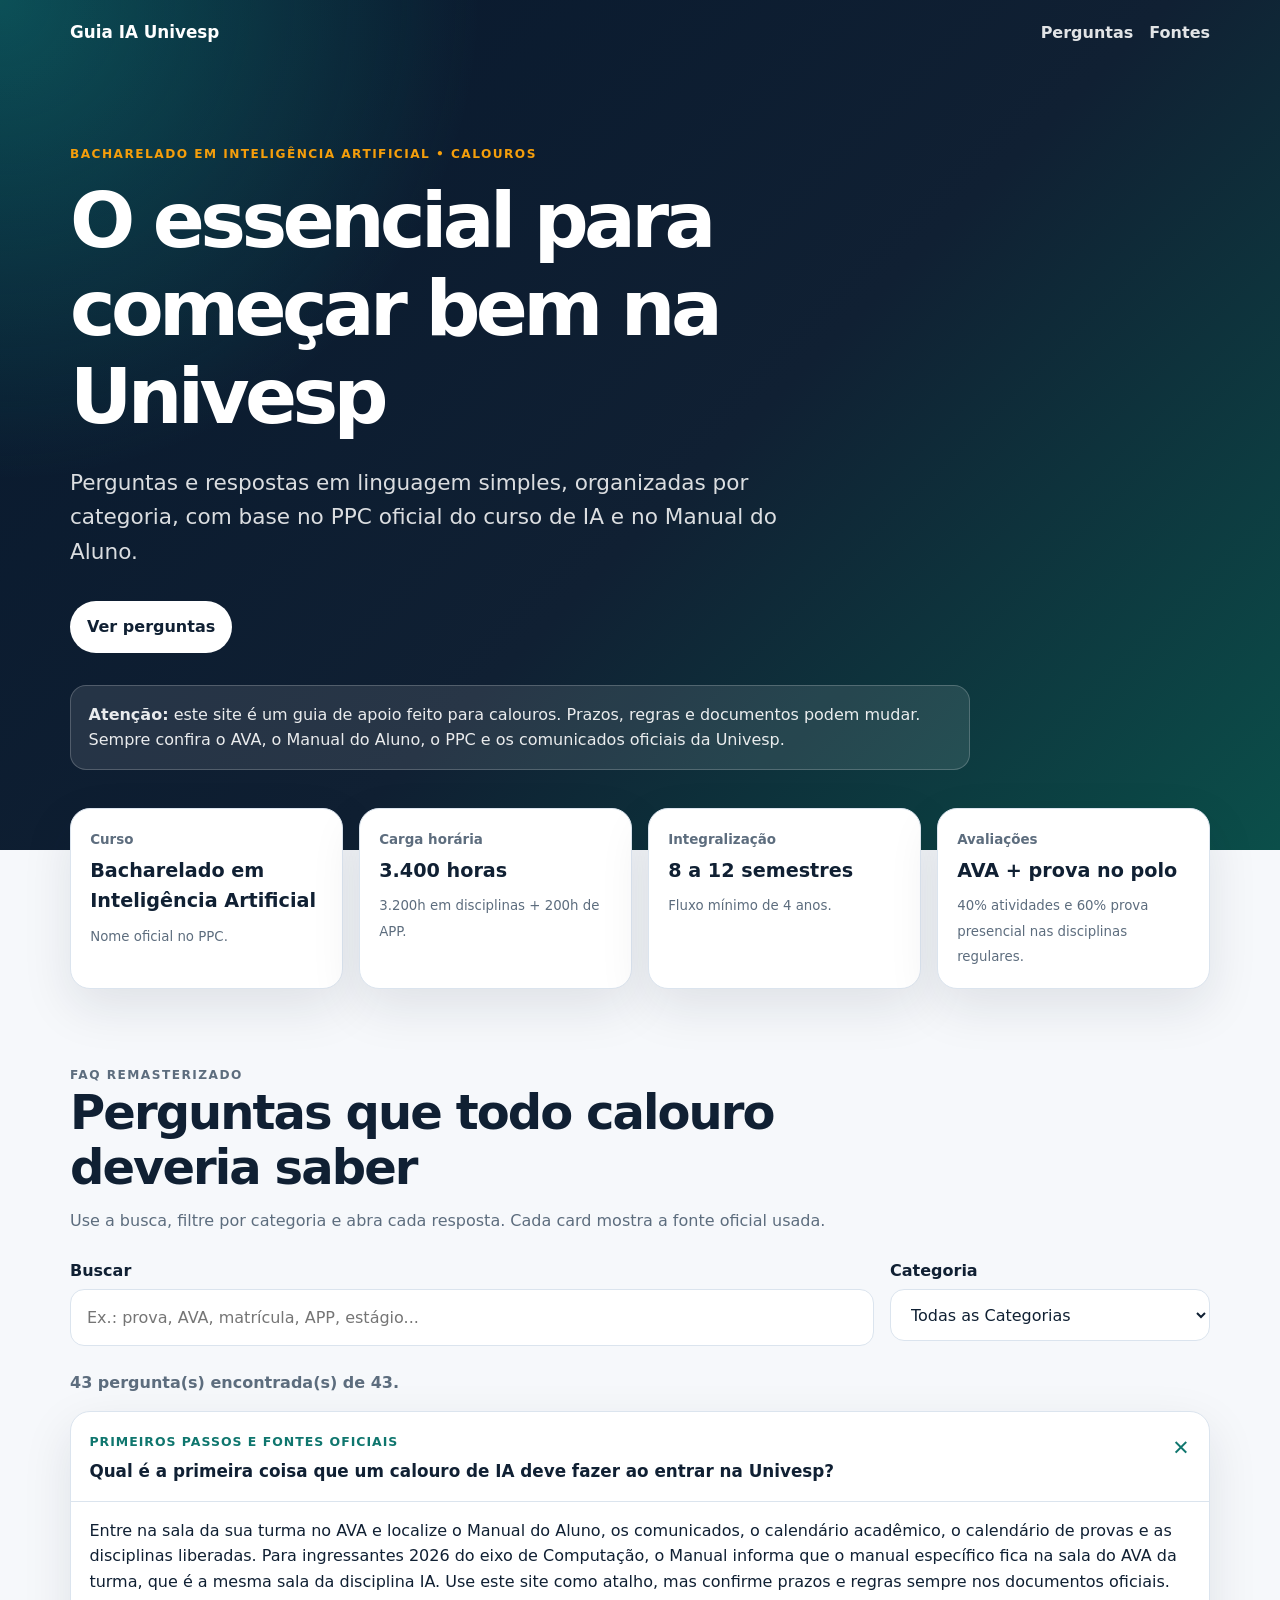
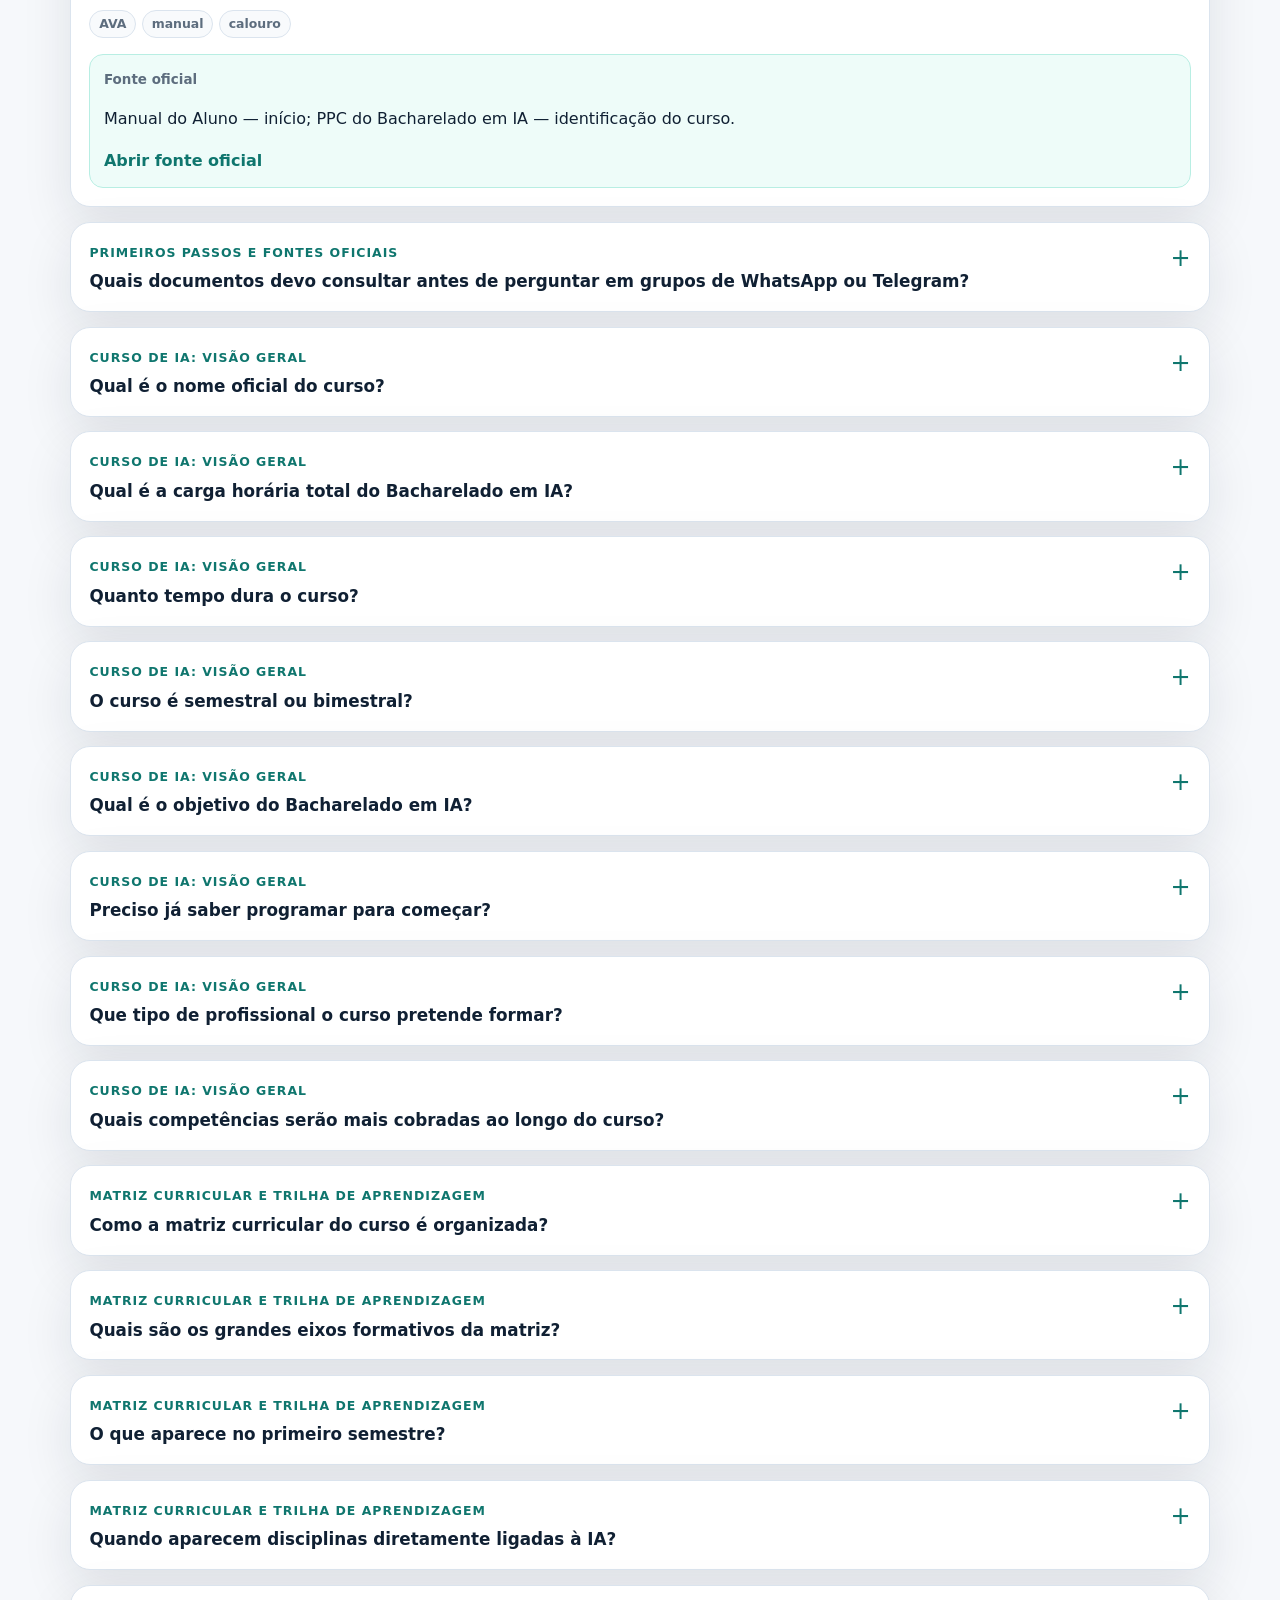
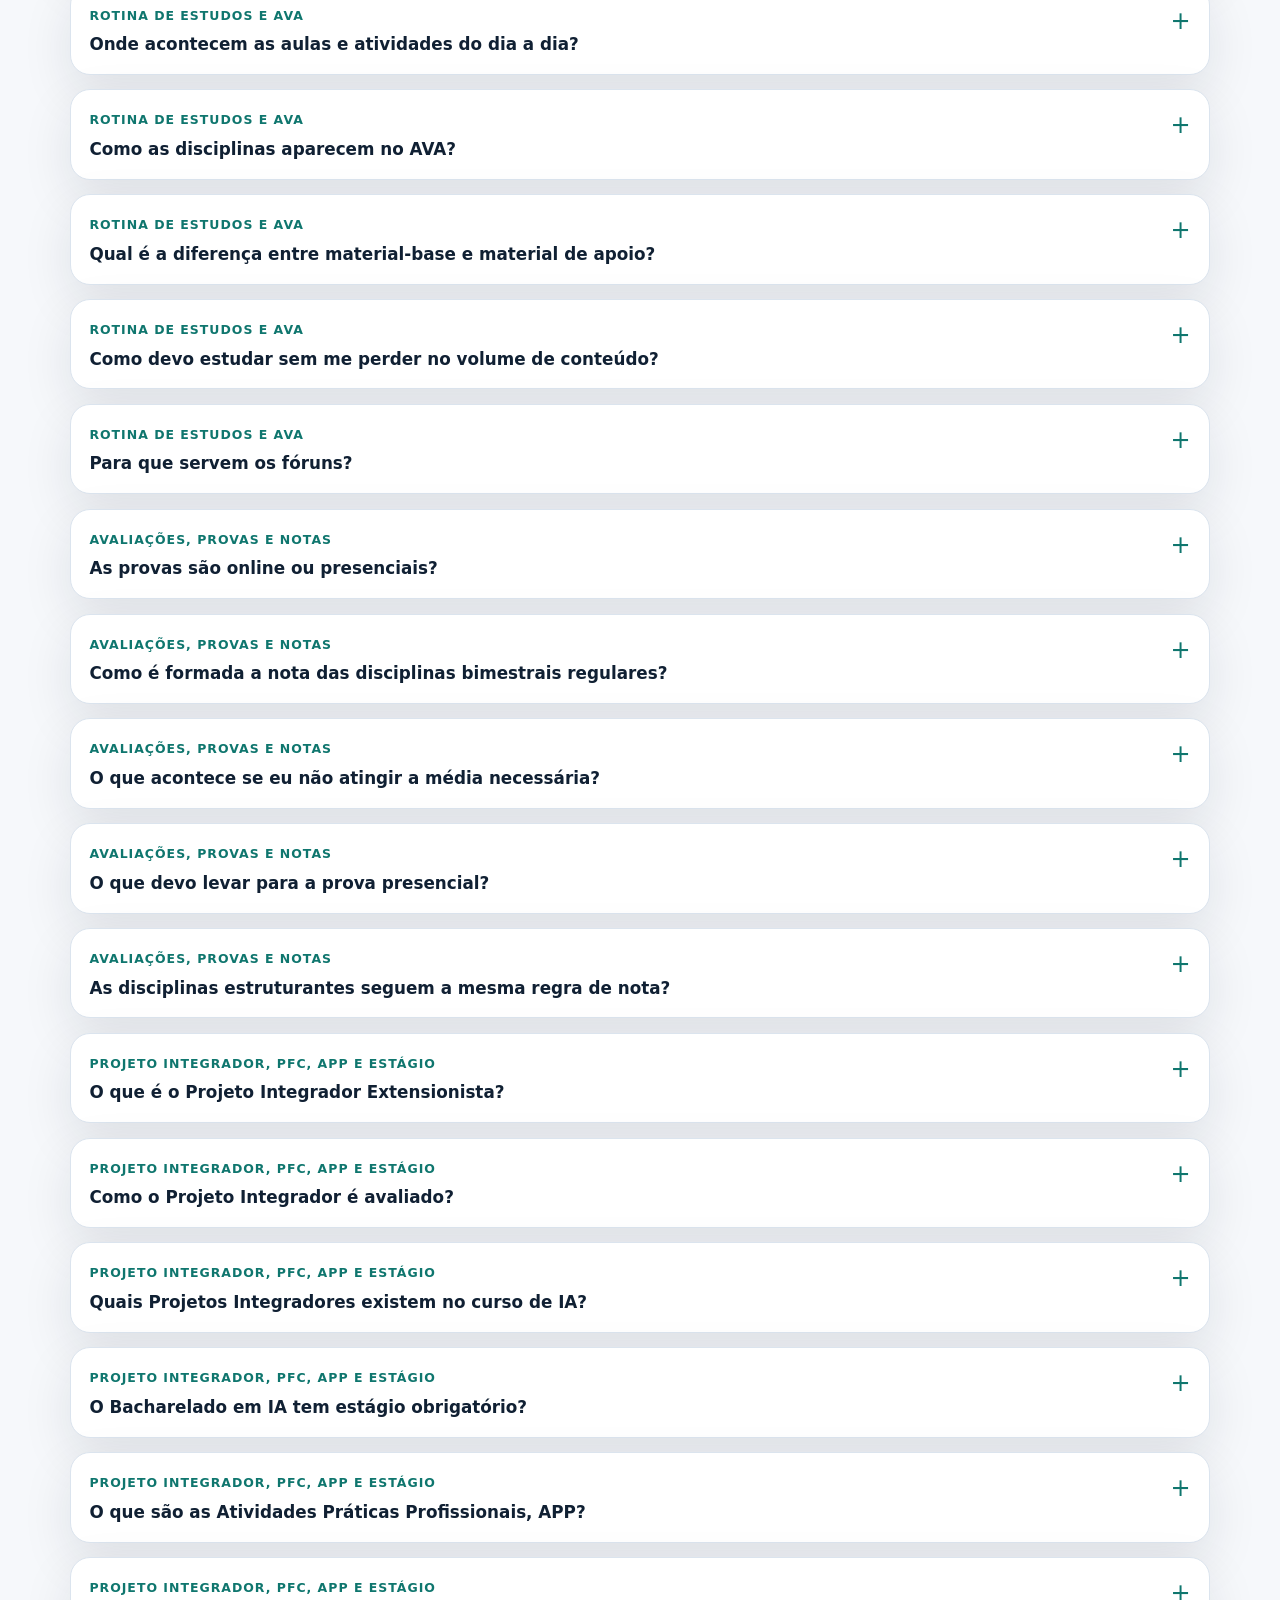
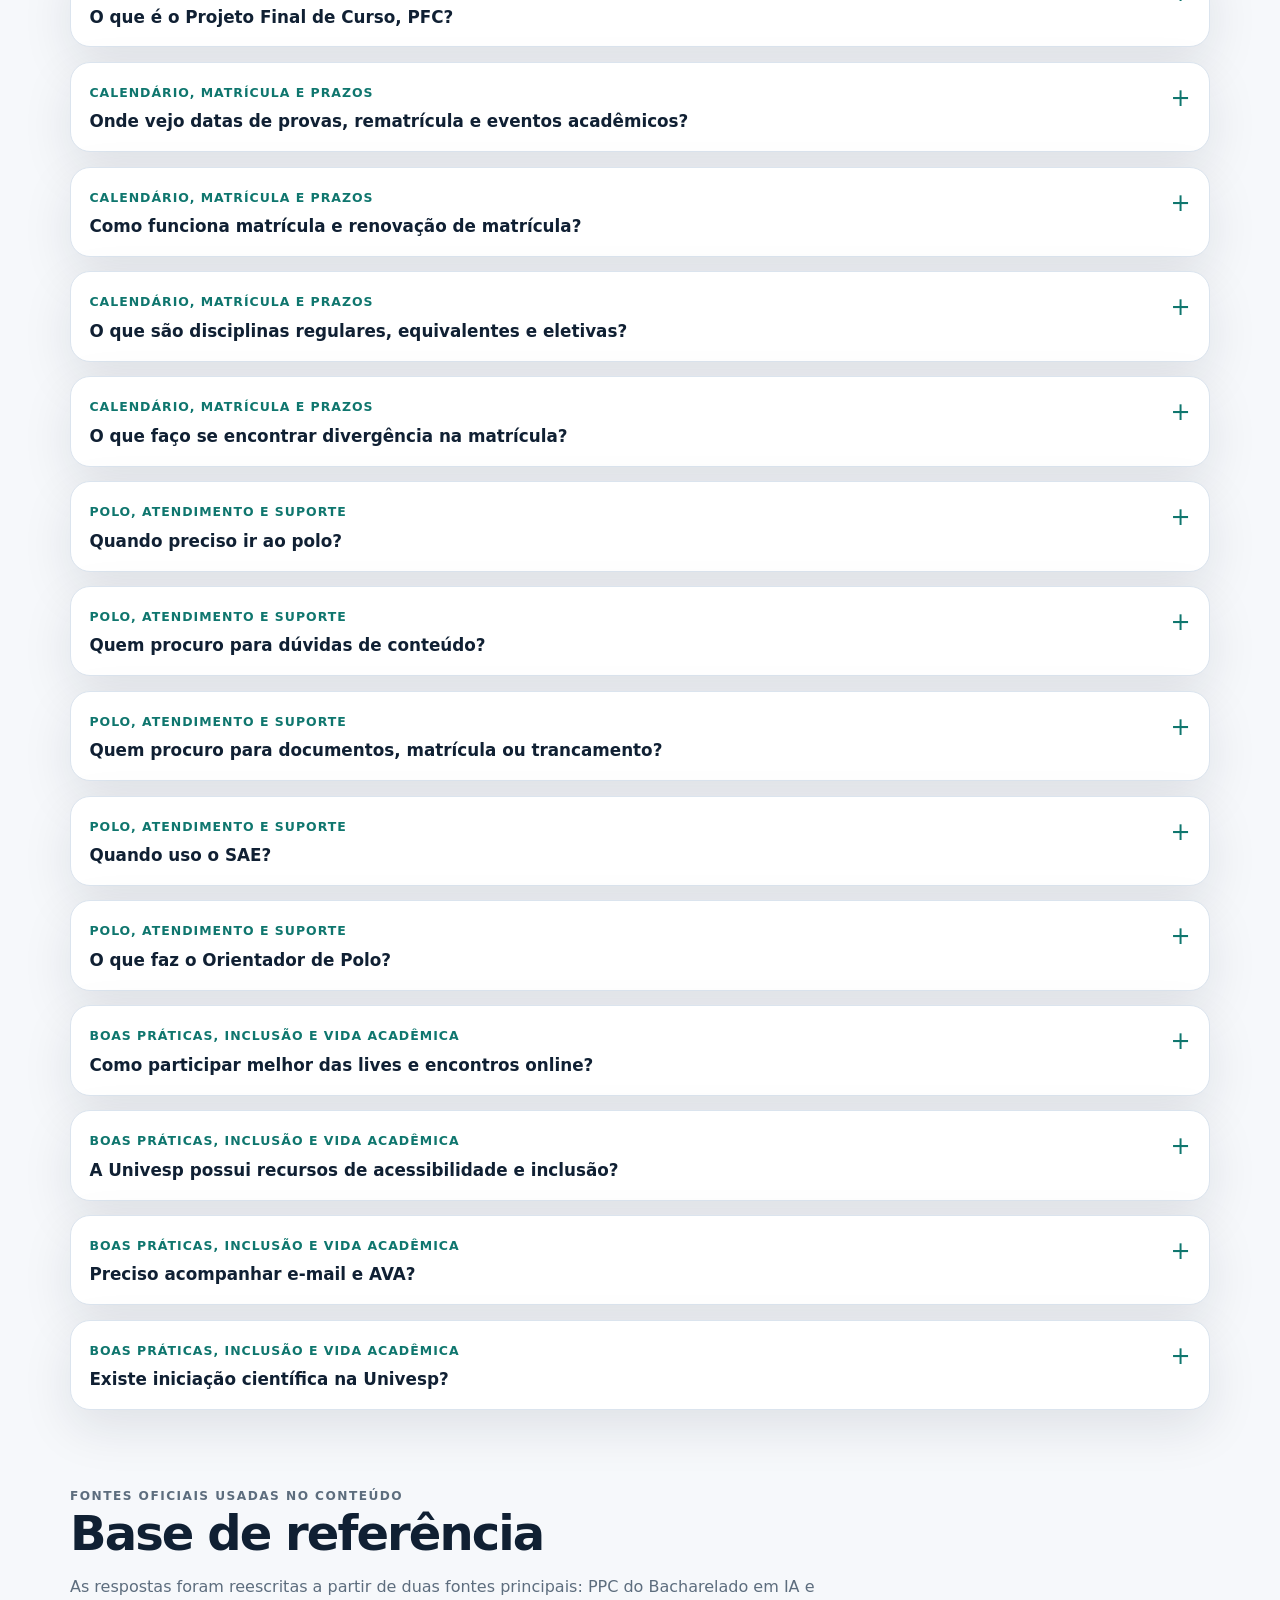
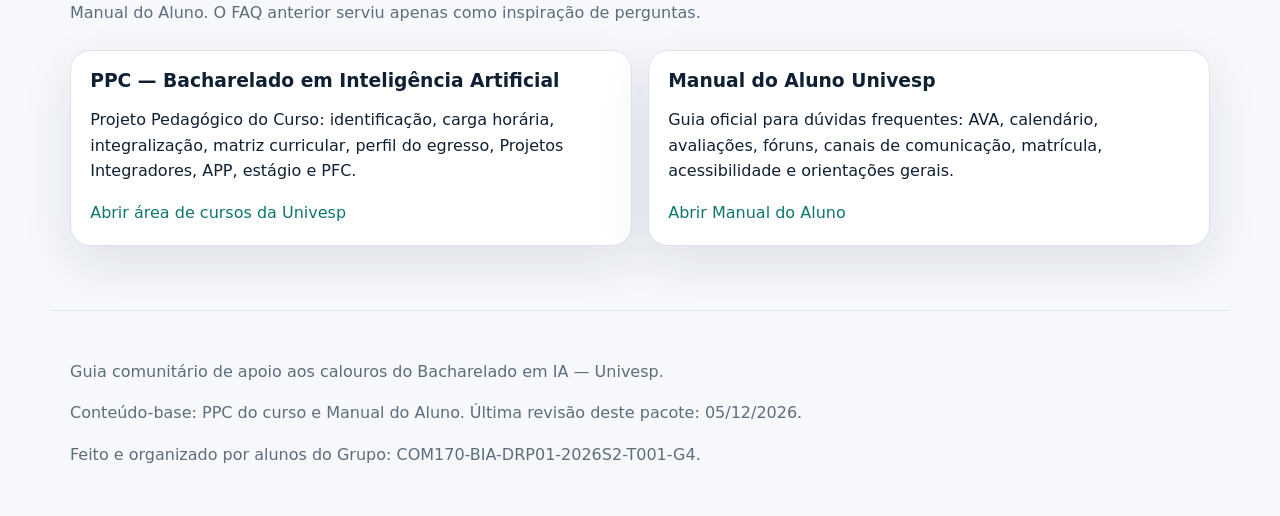
<file: index.html>
<!doctype html>
<html lang="pt-BR">
<head>
  <meta charset="utf-8">
  <meta name="viewport" content="width=device-width, initial-scale=1">
  <title>Guia do Calouro — Bacharelado em IA Univesp</title>
  <meta name="description" content="Perguntas essenciais para calouros do Bacharelado em Inteligência Artificial da Univesp, baseadas no PPC oficial e no Manual do Aluno.">
  <link rel="stylesheet" href="styles.css">
</head>
<body>
  <header class="hero">
    <nav class="topbar">
      <a href="#inicio" class="brand">Guia IA Univesp</a>
      <a href="#perguntas">Perguntas</a>
      <a href="#fontes">Fontes</a>
    </nav>
    <section id="inicio" class="hero-content">
      <p class="eyebrow">Bacharelado em Inteligência Artificial • Calouros</p>
      <h1>O essencial para começar bem na Univesp</h1>
      <p class="lead">Perguntas e respostas em linguagem simples, organizadas por categoria, com base no PPC oficial do curso de IA e no Manual do Aluno.</p>
      <div class="hero-actions">
        <a class="button primary" href="#perguntas">Ver perguntas</a>
      </div>
      <div class="notice">
        <strong>Atenção:</strong> este site é um guia de apoio feito para calouros. Prazos, regras e documentos podem mudar. Sempre confira o AVA, o Manual do Aluno, o PPC e os comunicados oficiais da Univesp.
      </div>
    </section>
  </header>

  <main>
    <section class="summary-grid" aria-label="Resumo rápido">
      <article>
        <span>Curso</span>
        <strong>Bacharelado em Inteligência Artificial</strong>
        <small>Nome oficial no PPC.</small>
      </article>
      <article>
        <span>Carga horária</span>
        <strong>3.400 horas</strong>
        <small>3.200h em disciplinas + 200h de APP.</small>
      </article>
      <article>
        <span>Integralização</span>
        <strong>8 a 12 semestres</strong>
        <small>Fluxo mínimo de 4 anos.</small>
      </article>
      <article>
        <span>Avaliações</span>
        <strong>AVA + prova no polo</strong>
        <small>40% atividades e 60% prova presencial nas disciplinas regulares.</small>
      </article>
    </section>

    <section id="perguntas" class="section">
      <div class="section-head">
        <p class="eyebrow">FAQ remasterizado</p>
        <h2>Perguntas que todo calouro deveria saber</h2>
        <p>Use a busca, filtre por categoria e abra cada resposta. Cada card mostra a fonte oficial usada.</p>
      </div>

      <div class="tools" aria-label="Ferramentas de busca e filtro">
        <label class="search-label">
          <span>Buscar</span>
          <input id="search" type="search" placeholder="Ex.: prova, AVA, matrícula, APP, estágio..." autocomplete="off">
        </label>
        <label class="select-label">
          <span>Categoria</span>
          <select id="axisFilter">
            <option value="todos">Todas as Categorias</option>
          </select>
        </label>
      </div>

      <div id="stats" class="stats"></div>
      <div id="faqList" class="faq-list"></div>
    </section>

    <section id="fontes" class="section sources">
      <div class="section-head">
        <p class="eyebrow">Fontes oficiais usadas no conteúdo</p>
        <h2>Base de referência</h2>
        <p>As respostas foram reescritas a partir de duas fontes principais: PPC do Bacharelado em IA e Manual do Aluno. O FAQ anterior serviu apenas como inspiração de perguntas.</p>
      </div>
      <div class="source-cards">
        <article>
          <h3>PPC — Bacharelado em Inteligência Artificial</h3>
          <p>Projeto Pedagógico do Curso: identificação, carga horária, integralização, matriz curricular, perfil do egresso, Projetos Integradores, APP, estágio e PFC.</p>
          <a href="https://univesp.br/cursos" target="_blank" rel="noopener">Abrir área de cursos da Univesp</a>
        </article>
        <article>
          <h3>Manual do Aluno Univesp</h3>
          <p>Guia oficial para dúvidas frequentes: AVA, calendário, avaliações, fóruns, canais de comunicação, matrícula, acessibilidade e orientações gerais.</p>
          <a href="https://apps.univesp.br/manual-do-aluno/" target="_blank" rel="noopener">Abrir Manual do Aluno</a>
        </article>
      </div>
    </section>
  </main>

  <footer>
    <p>Guia comunitário de apoio aos calouros do Bacharelado em IA — Univesp.</p>
    <p>Conteúdo-base: PPC do curso e Manual do Aluno. Última revisão deste pacote: <span id="today"></span>.</p>
        <p>Feito e organizado por alunos do Grupo: COM170-BIA-DRP01-2026S2-T001-G4.</p>
  </footer>

  <script src="data.js"></script>
  <script src="script.js"></script>
</body>
</html>
</file>
<file: styles.css>
:root {
  --bg: #f6f8fb;
  --panel: #ffffff;
  --text: #102033;
  --muted: #5d6d7e;
  --line: #dbe4ee;
  --brand: #0f766e;
  --brand-dark: #0b4f4a;
  --accent: #f59e0b;
  --shadow: 0 18px 50px rgba(16, 32, 51, .10);
  --radius: 20px;
}
* { box-sizing: border-box; }
html { scroll-behavior: smooth; }
body {
  margin: 0;
  font-family: Inter, system-ui, -apple-system, BlinkMacSystemFont, "Segoe UI", sans-serif;
  line-height: 1.6;
  background: var(--bg);
  color: var(--text);
}
a { color: var(--brand); text-decoration: none; }
a:hover { text-decoration: underline; }
.hero {
  background:
    radial-gradient(circle at top left, rgba(20,184,166,.35), transparent 30rem),
    linear-gradient(135deg, #07182d 0%, #102033 55%, #0b4f4a 100%);
  color: white;
  padding-bottom: 4rem;
}
.topbar {
  max-width: 1180px;
  margin: 0 auto;
  padding: 1.2rem 1.25rem;
  display: flex;
  align-items: center;
  gap: 1rem;
  justify-content: flex-end;
}
.topbar a { color: rgba(255,255,255,.88); font-weight: 650; }
.topbar .brand { margin-right: auto; font-size: 1.05rem; color: white; }
.hero-content {
  max-width: 1180px;
  margin: 0 auto;
  padding: 5rem 1.25rem 1rem;
}
.eyebrow {
  text-transform: uppercase;
  letter-spacing: .12em;
  font-size: .76rem;
  font-weight: 800;
  color: var(--accent);
  margin: 0 0 .75rem;
}
h1, h2, h3 { line-height: 1.15; margin: 0; }
h1 { max-width: 850px; font-size: clamp(2.4rem, 6vw, 5.2rem); letter-spacing: -0.06em; }
.lead {
  max-width: 760px;
  font-size: clamp(1.05rem, 2vw, 1.35rem);
  color: rgba(255,255,255,.85);
  margin: 1.5rem 0 0;
}
.hero-actions { display: flex; flex-wrap: wrap; gap: .8rem; margin: 2rem 0; }
.button {
  display: inline-flex;
  align-items: center;
  justify-content: center;
  min-height: 44px;
  padding: .75rem 1rem;
  border: 1px solid rgba(255,255,255,.25);
  border-radius: 999px;
  color: white;
  font-weight: 800;
  background: rgba(255,255,255,.08);
}
.button.primary { background: white; color: #102033; }
.notice {
  max-width: 900px;
  padding: 1rem 1.1rem;
  background: rgba(255,255,255,.10);
  border: 1px solid rgba(255,255,255,.20);
  border-radius: 16px;
  color: rgba(255,255,255,.9);
}
.summary-grid {
  max-width: 1180px;
  margin: -2.6rem auto 0;
  padding: 0 1.25rem;
  display: grid;
  grid-template-columns: repeat(4, minmax(0, 1fr));
  gap: 1rem;
}
.summary-grid article, .source-cards article, .steps article, .faq-item {
  background: var(--panel);
  border: 1px solid var(--line);
  border-radius: var(--radius);
  box-shadow: var(--shadow);
}
.summary-grid article { padding: 1.2rem; }
.summary-grid span, .faq-meta, .source-label {
  display: block;
  color: var(--muted);
  font-size: .84rem;
  font-weight: 700;
}
.summary-grid strong { display: block; margin: .35rem 0; font-size: 1.2rem; }
.summary-grid small { color: var(--muted); }
.section {
  max-width: 1180px;
  margin: 0 auto;
  padding: 4rem 1.25rem 0;
}
.section-head { max-width: 800px; margin-bottom: 1.5rem; }
.section-head h2 { font-size: clamp(1.8rem, 4vw, 3rem); letter-spacing: -.04em; }
.section-head p { color: var(--muted); margin: .8rem 0 0; }
.tools {
  display: grid;
  grid-template-columns: 1fr minmax(220px, 320px);
  gap: 1rem;
  margin: 1.5rem 0;
}
label span {
  display: block;
  font-weight: 800;
  margin-bottom: .35rem;
}
input, select {
  width: 100%;
  border: 1px solid var(--line);
  border-radius: 14px;
  padding: .9rem 1rem;
  font: inherit;
  color: var(--text);
  background: white;
}
.stats { color: var(--muted); margin: .4rem 0 1rem; font-weight: 700; }
.faq-list { display: grid; gap: .9rem; }
.faq-item { overflow: hidden; }
.faq-question {
  width: 100%;
  border: 0;
  background: transparent;
  color: var(--text);
  text-align: left;
  padding: 1rem 1.15rem;
  display: grid;
  grid-template-columns: 1fr auto;
  gap: 1rem;
  cursor: pointer;
  font: inherit;
}
.faq-question strong { display: block; font-size: 1.05rem; }
.faq-question .axis { display: inline-block; color: var(--brand); font-weight: 850; font-size: .78rem; text-transform: uppercase; letter-spacing: .08em; margin-bottom: .35rem; }
.faq-question .toggle { font-size: 1.5rem; color: var(--brand); }
.faq-answer {
  display: none;
  padding: 0 1.15rem 1.15rem;
  border-top: 1px solid var(--line);
}
.faq-item.open .faq-answer { display: block; }
.faq-item.open .toggle { transform: rotate(45deg); }
.faq-answer p { margin: 1rem 0; }
.tags { display: flex; flex-wrap: wrap; gap: .35rem; margin: .8rem 0; }
.tag {
  border: 1px solid var(--line);
  background: #f8fafc;
  color: var(--muted);
  border-radius: 999px;
  padding: .18rem .55rem;
  font-size: .78rem;
  font-weight: 700;
}
.source-box {
  margin-top: 1rem;
  padding: .85rem;
  border-radius: 14px;
  background: #eefcf9;
  border: 1px solid #b8eee3;
}
.source-box a { font-weight: 850; }
.source-cards, .steps {
  display: grid;
  grid-template-columns: repeat(2, minmax(0, 1fr));
  gap: 1rem;
}
.steps { grid-template-columns: repeat(3, minmax(0, 1fr)); }
.source-cards article, .steps article { padding: 1.2rem; }
.steps strong {
  width: 38px; height: 38px; border-radius: 50%;
  display: grid; place-items: center;
  background: var(--brand);
  color: white;
  margin-bottom: .8rem;
}
code {
  background: #edf2f7;
  padding: .1rem .35rem;
  border-radius: .35rem;
}
footer {
  max-width: 1180px;
  margin: 4rem auto 0;
  padding: 2rem 1.25rem;
  color: var(--muted);
  border-top: 1px solid var(--line);
}
@media (max-width: 850px) {
  .summary-grid, .tools, .source-cards, .steps { grid-template-columns: 1fr; }
  .topbar { flex-wrap: wrap; justify-content: flex-start; }
  .topbar .brand { width: 100%; }
  .hero-content { padding-top: 3rem; }
}
</file>
